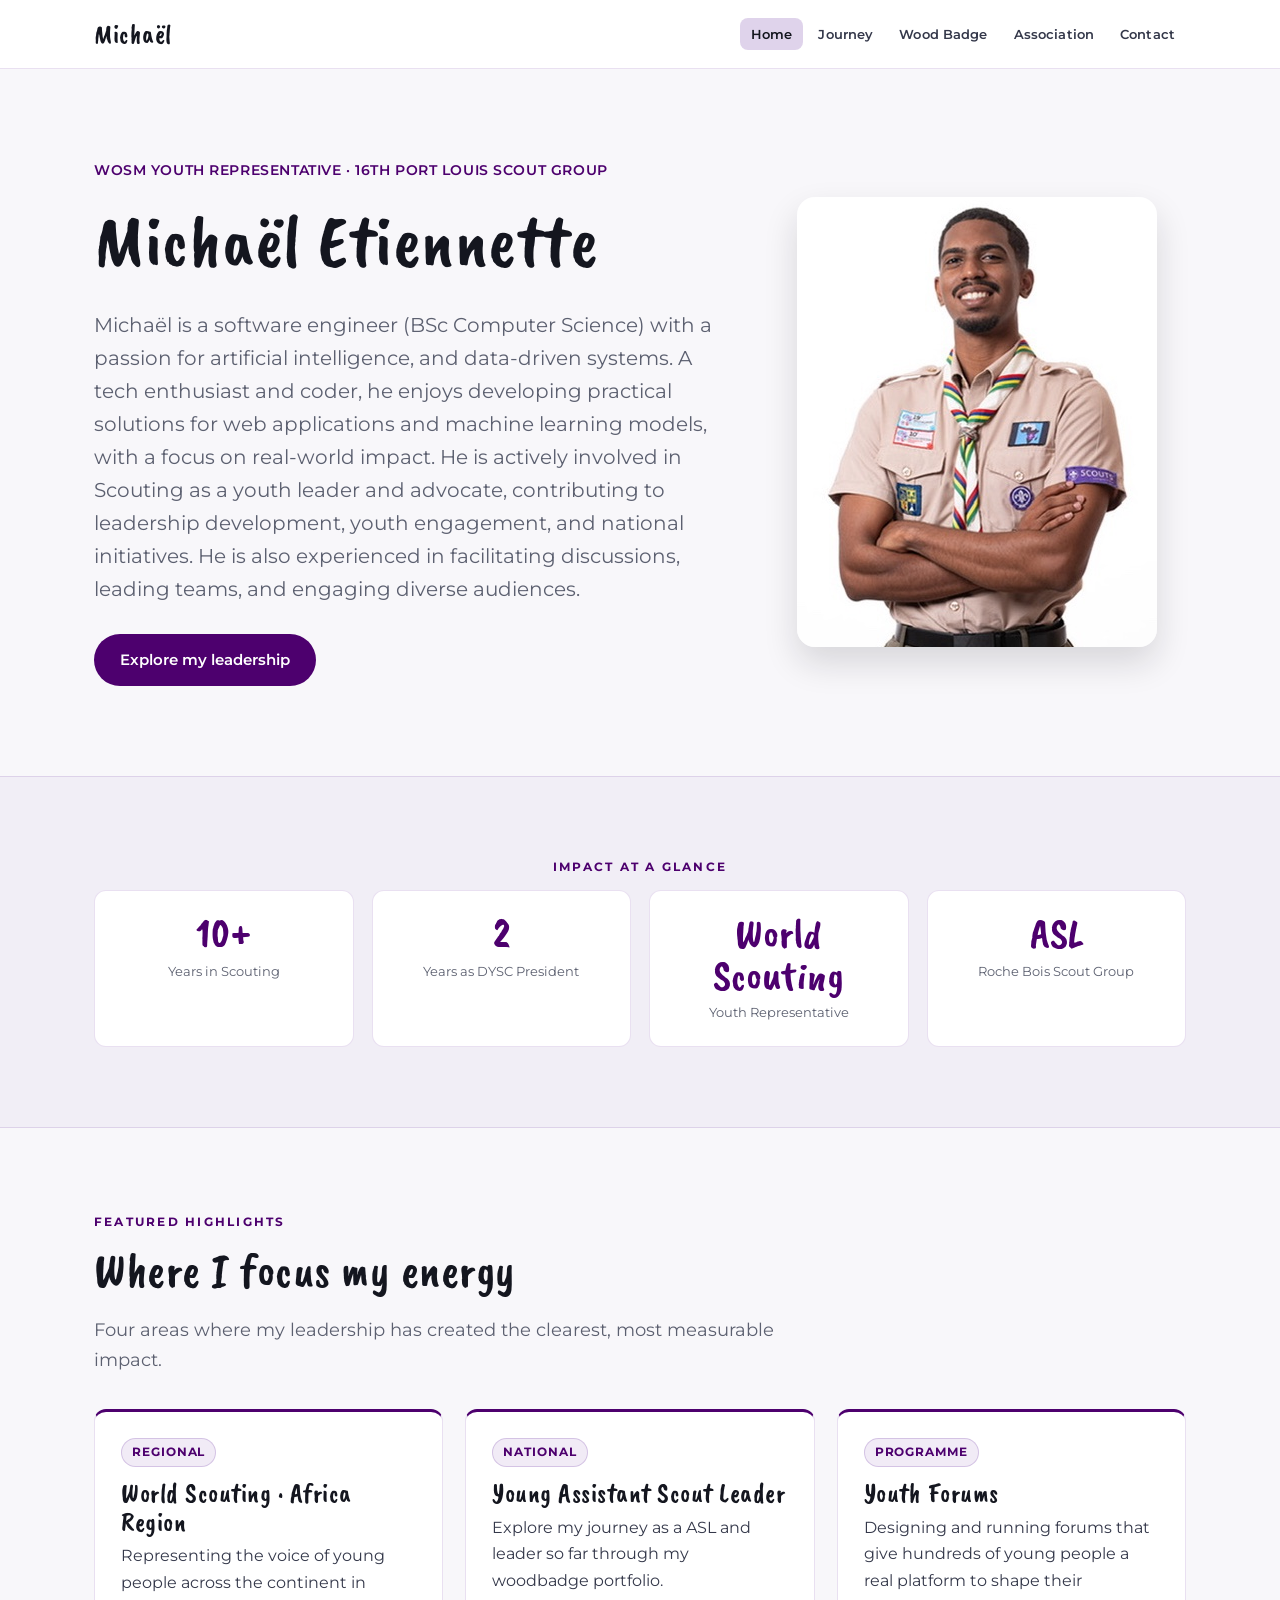
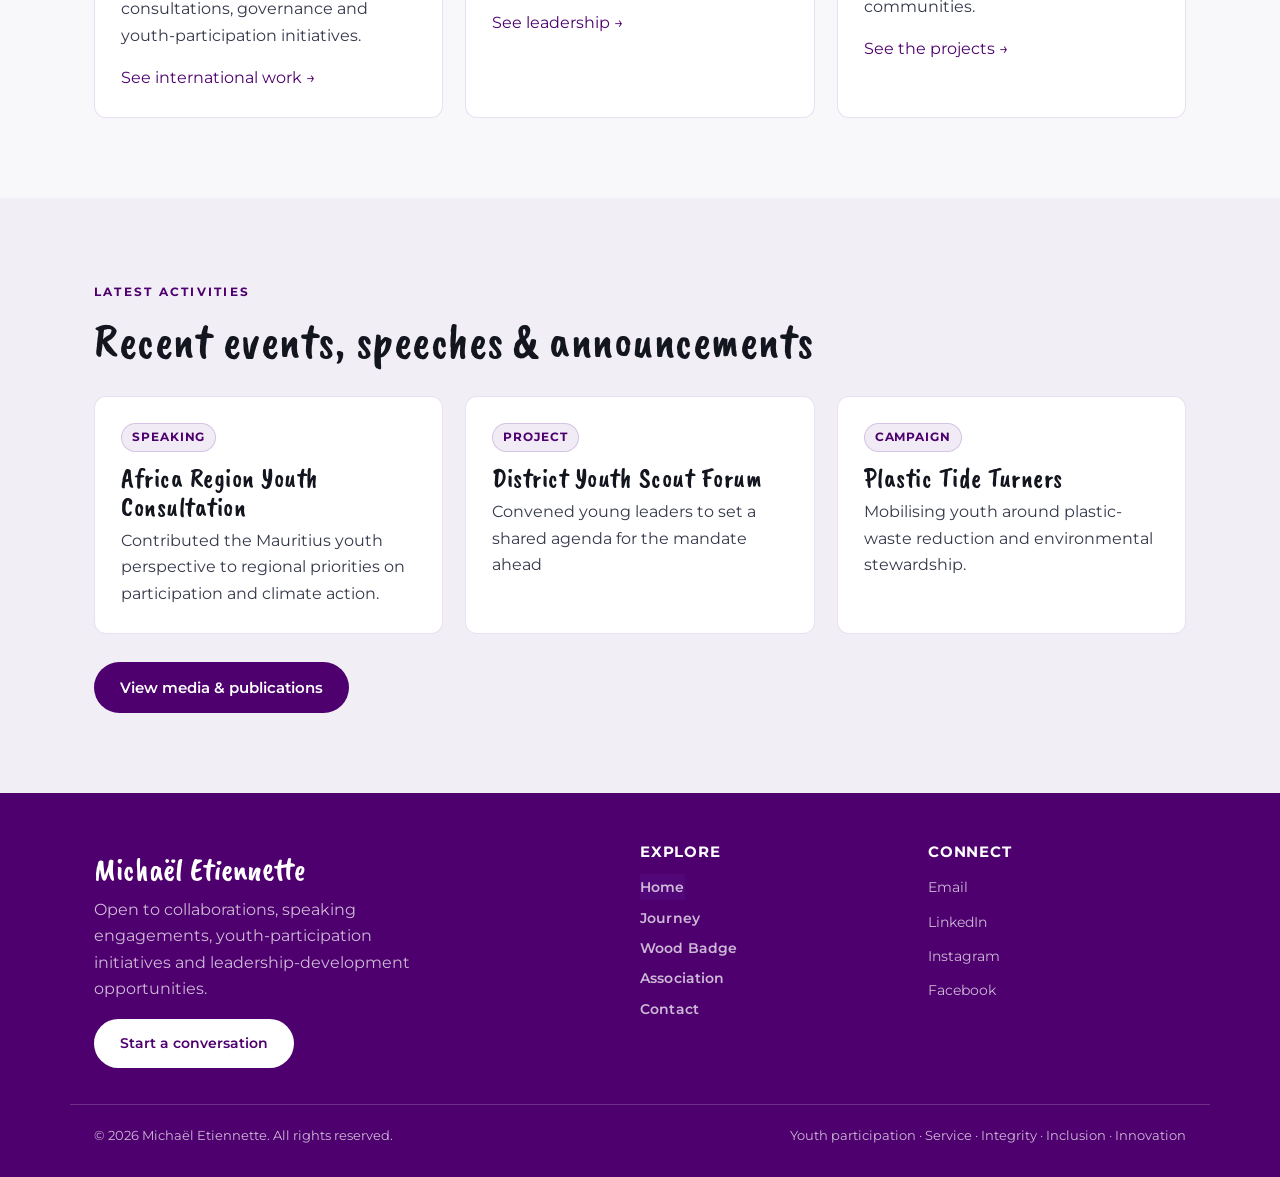
<file: index.html>
<!DOCTYPE html>
<html lang="en">
<head>
  <meta charset="UTF-8">
  <meta name="viewport" content="width=device-width, initial-scale=1.0">
  <title>Michaël Etiennette — Youth Leadership &amp; Scouting Portfolio</title>
  <meta name="description" content="A young leader from Mauritius creating impact through youth participation, service and innovation — locally, nationally, regionally and globally.">
  <link rel="preconnect" href="https://fonts.googleapis.com">
  <link rel="preconnect" href="https://fonts.gstatic.com" crossorigin>
  <link href="https://fonts.googleapis.com/css2?family=Caveat+Brush&family=Montserrat:wght@400;500;600;700;800&display=swap" rel="stylesheet">
  <link rel="icon" href="/favicon.svg" type="image/svg+xml">
  <link rel="icon" href="/favicon.ico" sizes="any">
  <link rel="apple-touch-icon" href="/apple-touch-icon.png">
  <link rel="manifest" href="/site.webmanifest">
  <link rel="stylesheet" href="css/style.css">
</head>
<body>
  <a class="skip-link" href="#main-content">Skip to main content</a>
  <header class="site-header" id="site-header"></header>
  <main id="main-content">

 <section class="hero">
  <div class="wrap hero-grid">

    <div class="hero-text">
      <p class="role reveal">WOSM Youth Representative · 16th Port Louis Scout Group</p>
      <h1 class="reveal">Michaël Etiennette</h1>
      <p class="mission reveal">Michaël is a software engineer (BSc Computer Science) with a passion for artificial intelligence, and data-driven systems. A tech enthusiast and coder, he enjoys developing practical solutions for web applications and machine learning models, with a focus on real-world impact. He is actively involved in Scouting as a youth leader and advocate, contributing to leadership development, youth engagement, and national initiatives. He is also experienced in facilitating discussions, leading teams, and engaging diverse audiences.</p>
      <div class="btn-row reveal">
        <a class="btn btn-gold btn--gold" href="wood-badge.html">Explore my leadership</a>
        <!-- <a class="btn btn--ghost" href="contact.html" style="border-color:#fff;color:#fff;">Get in touch</a> -->
      </div>
    </div>

    <div class="hero-photo reveal" id="heroPhoto">
      <div class="hero-photo__inner">
        <img src="photos/about/michael.jpeg" alt="Michaël Etiennette" />
        <div class="hero-photo__shine"></div>
      </div>
    </div>

  </div>
</section>

  <!-- ===== Impact Dashboard ===== -->
  <section class="section section--ink">
    <div class="wrap">
      <p class="eyebrow center" style="display:block;">Impact at a glance</p>
      <div class="stat-grid reveal">
        <div class="stat"><div class="num">10+</div><div class="label">Years in Scouting</div></div>
        <div class="stat"><div class="num">2</div><div class="label">Years as DYSC President</div></div>
        <div class="stat"><div class="num">World Scouting</div><div class="label">Youth Representative</div></div>
        <div class="stat"><div class="num">ASL</div><div class="label">Roche Bois Scout Group</div></div>
        
      </div>
    </div>
  </section>

  <!-- ===== Featured Highlights ===== -->
  <section class="section">
    <div class="wrap">
      <p class="eyebrow">Featured highlights</p>
      <h2>Where I focus my energy</h2>
      <p class="lead">Four areas where my leadership has created the clearest, most measurable impact.</p>
      <div class="grid grid-2 reveal" style="margin-top:34px;">
        <div class="card feature">
          <span class="tag">Regional</span>
          <h3>World Scouting · Africa Region</h3>
          <p>Representing the voice of young people across the continent in consultations,
             governance and youth-participation initiatives.</p>
          <a href="https://www.scout.org/Youth-Representatives">See international work →</a>
        </div>
        <div class="card feature">
          <span class="tag">National</span>
          <h3>Young Assistant Scout Leader</h3>
          <p>Explore my journey as a ASL and leader so far through my woodbadge portfolio.</p>
          <a href="wood-badge.html">See leadership →</a>
        </div>
        <div class="card feature">
          <span class="tag">Programme</span>
          <h3>Youth Forums</h3>
          <p>Designing and running forums that give hundreds of young people a real platform
             to shape their communities.</p>
          <a href="https://www.instagram.com/p/DYuTrHwCkI8/?utm_source=ig_web_copy_link&igsh=MzRlODBiNWFlZA==">See the projects →</a>
        </div>
        
      </div>
    </div>
  </section>

  <!-- ===== Latest Activities ===== -->
  <section class="section section--mist">
    <div class="wrap">
      <p class="eyebrow">Latest activities</p>
      <h2>Recent events, speeches &amp; announcements</h2>
      <div class="grid grid-3 reveal" style="margin-top:30px;">
        <article class="card">
          <span class="tag">Speaking</span>
          <h3>Africa Region Youth Consultation</h3>
          <p>Contributed the Mauritius youth perspective to regional priorities on participation
             and climate action.</p>
        </article>
        <article class="card">
          <span class="tag">Project</span>
          <h3>District Youth Scout Forum</h3>
          <p>Convened young leaders to set a shared agenda for the mandate ahead</p>
        </article>
        <article class="card">
          <span class="tag">Campaign</span>
          <h3>Plastic Tide Turners</h3>
          <p>Mobilising youth around plastic-waste reduction and environmental stewardship.</p>
        </article>
      </div>
      <div class="btn-row reveal" style="margin-top:28px;">
        <a class="btn" href="https://www.instagram.com/p/DMV_qJxtgDg/?utm_source=ig_web_copy_link&igsh=MzRlODBiNWFlZA==">View media &amp; publications</a>
      </div>
    </div>
  </section>

  <!-- ===== Footer (shared) ===== -->
  </main>
  <footer class="site-footer" id="site-footer"></footer>

  <script src="js/layout.js"></script>
  <script src="js/main.js"></script>
</body>
</html>
</file>
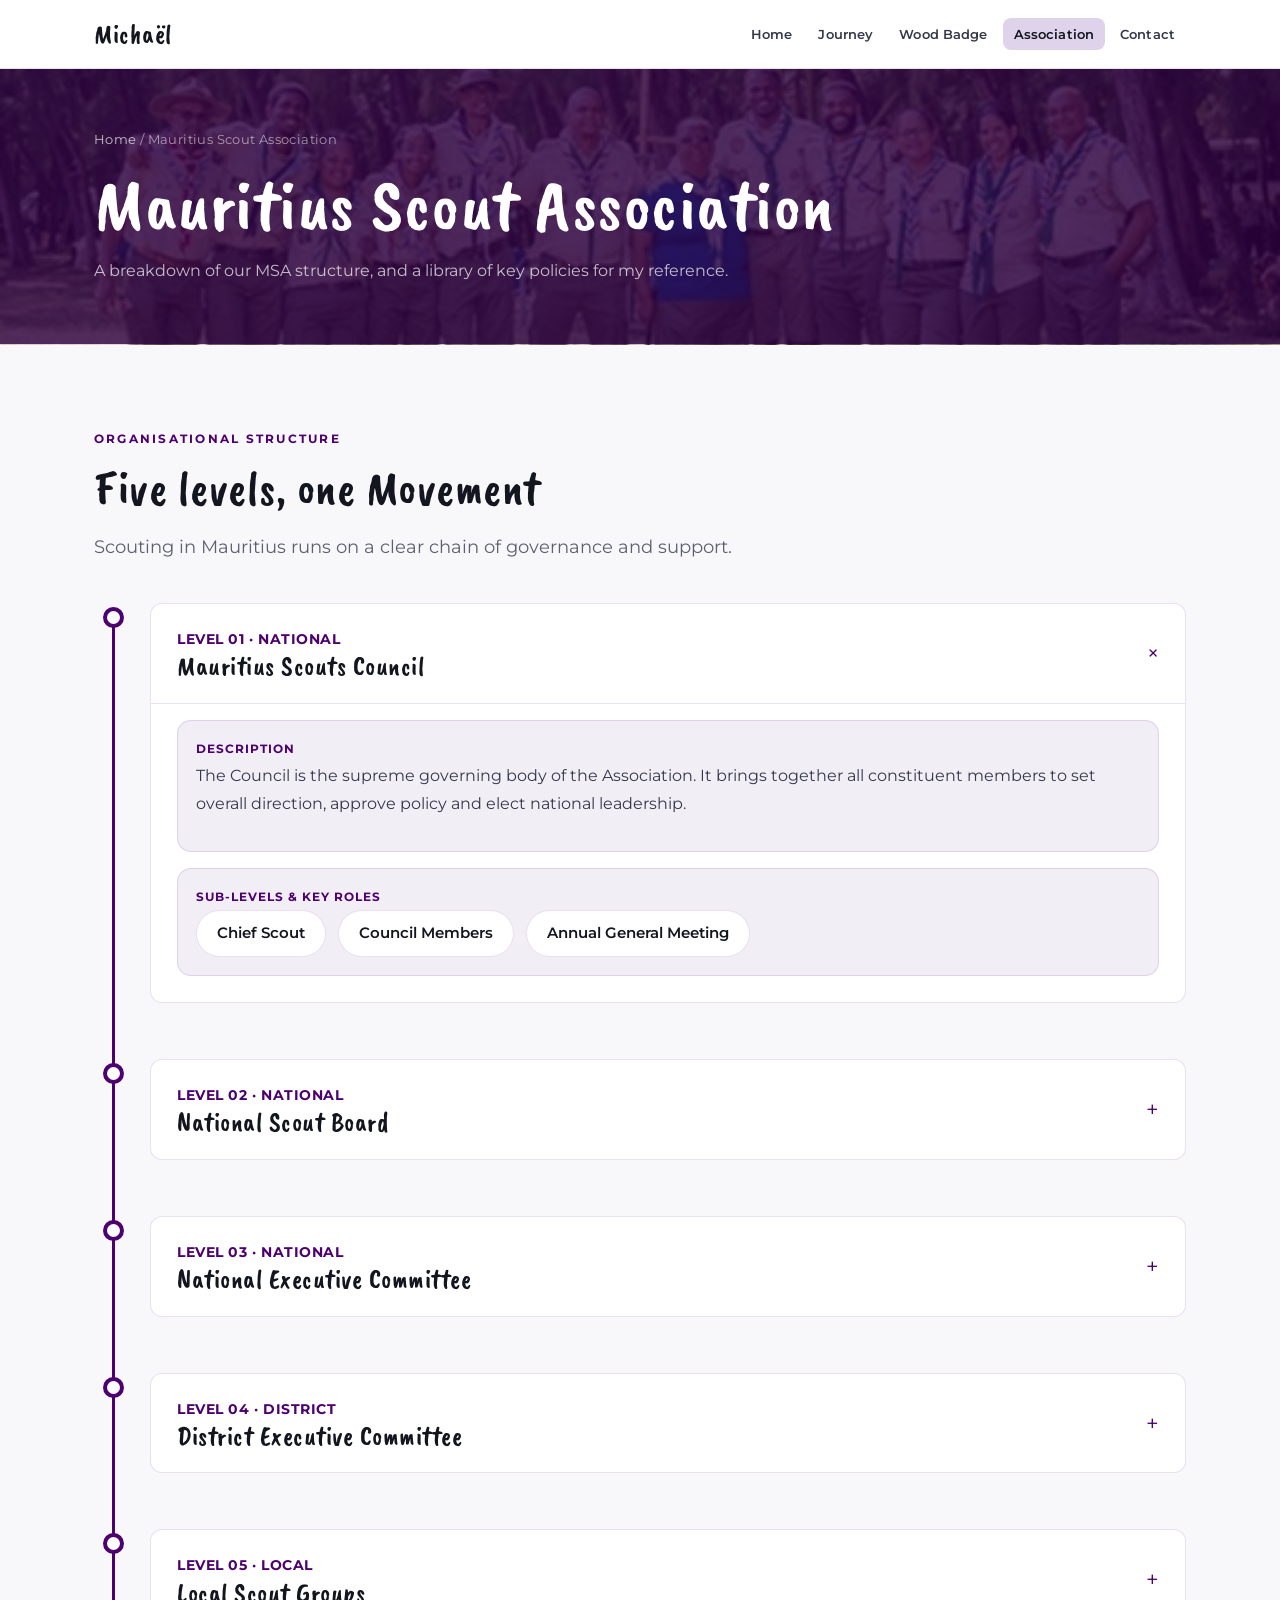
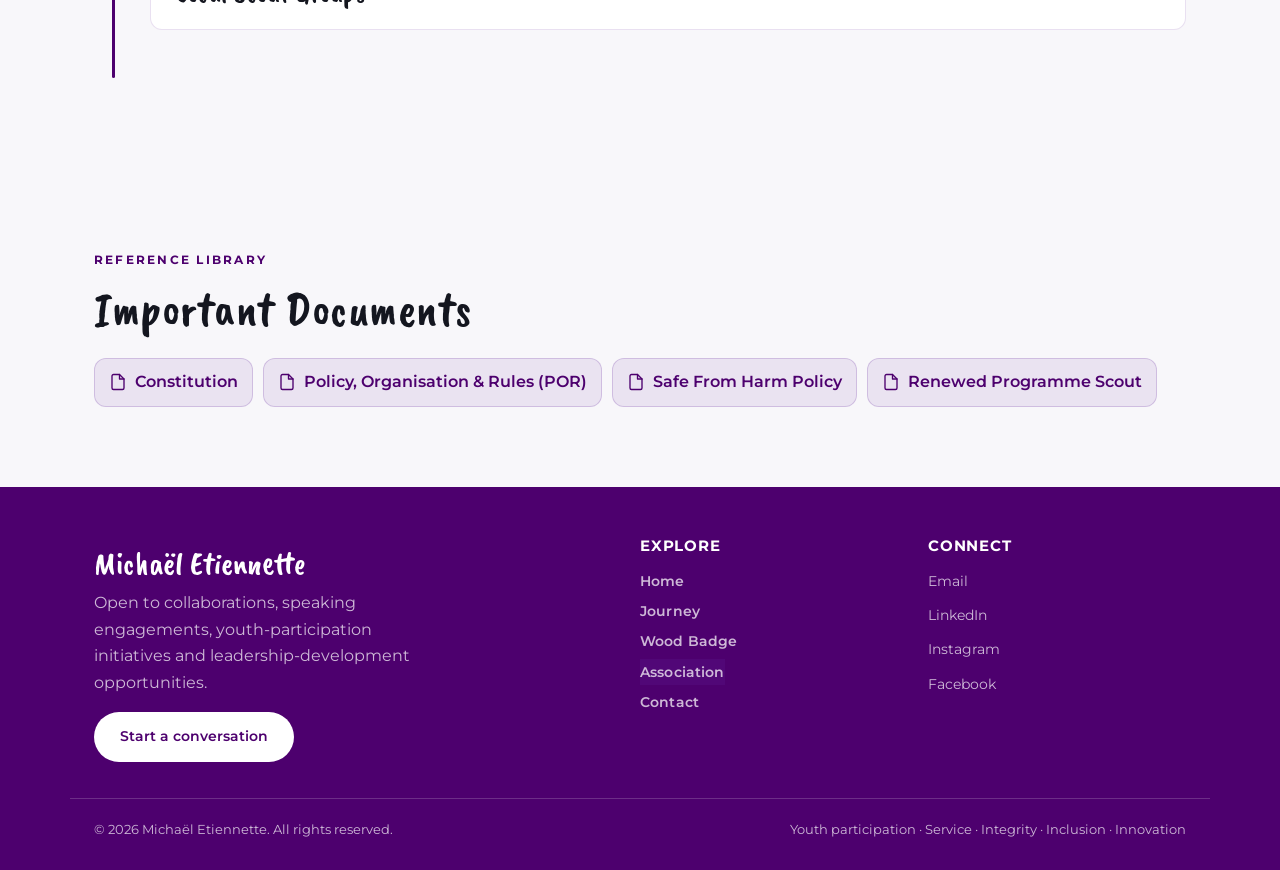
<file: mauritius-scout-association.html>
<!DOCTYPE html>
<html lang="en">
<head>
  <meta charset="UTF-8">
  <meta name="viewport" content="width=device-width, initial-scale=1.0">
  <title>Michaël Etiennette — Mauritius Scout Association</title>
  <meta name="description" content="The organisational structure of the Mauritius Scout Association — from the Mauritius Scouts Council down to Local Scout Groups — plus a space for key governing documents.">
  <link rel="preconnect" href="https://fonts.googleapis.com">
  <link rel="preconnect" href="https://fonts.gstatic.com" crossorigin>
  <link href="https://fonts.googleapis.com/css2?family=Caveat+Brush&family=Montserrat:wght@400;500;600;700;800&display=swap" rel="stylesheet">
  <link rel="icon" href="/favicon.svg" type="image/svg+xml">
  <link rel="icon" href="/favicon.ico" sizes="any">
  <link rel="apple-touch-icon" href="/apple-touch-icon.png">
  <link rel="manifest" href="/site.webmanifest">
  <link rel="stylesheet" href="css/style.css">
</head>
<body>
  <a class="skip-link" href="#main-content">Skip to main content</a>
  <header class="site-header" id="site-header"></header>
  <main id="main-content">

  <section class="banner" style="background-image: url('photos/evidence/DEC.jpeg');">
    <div class="wrap">
      <div class="breadcrumb"><a href="index.html">Home</a> / Mauritius Scout Association</div>
      <h1>Mauritius Scout Association</h1>
      <p>A breakdown of our MSA structure, and a library of key policies for my reference.</p>
    </div>
  </section>

<section class="section">
  <div class="wrap">

    <p class="eyebrow">Organisational Structure</p>
    <h2>Five levels, one Movement</h2>
    <p class="lead">
      Scouting in Mauritius runs on a clear chain of governance and support.
    </p>

    <!-- ===== Organigram: vertical hierarchy, national → local ===== -->
    <!-- To add or reorder a level: duplicate one .tl-item block and update the number, title,
         description and chips. Chips are placeholders for key roles / sub-bodies at that level —
         add, remove or rename them to match the real composition. -->
    <div class="timeline reveal" style="margin-top:40px;">

      <div class="tl-item">
        <details class="detail-block" open>
          <summary>
            <div>
              <span class="when">Level 01 · National</span>
              <h3>Mauritius Scouts Council</h3>
            </div>
            <span class="chev">+</span>
          </summary>
          <div class="detail-body">
            <div class="field">
              <div class="field-label">Description</div>
              <!-- Edit this description to match the Association's actual constitution wording -->
              <p>The Council is the supreme governing body of the Association. It brings together all constituent
                members to set overall direction, approve policy and elect national leadership.</p>
            </div>
            <div class="field">
              <div class="field-label">Sub-levels &amp; key roles</div>
              <div class="chips">
                <span class="chip">Chief Scout</span>
                <span class="chip">Council Members</span>
                <span class="chip">Annual General Meeting</span>
              </div>
            </div>
          </div>
        </details>
      </div>

      <div class="tl-item">
        <details class="detail-block">
          <summary>
            <div>
              <span class="when">Level 02 · National</span>
              <h3>National Scout Board</h3>
            </div>
            <span class="chev">+</span>
          </summary>
          <div class="detail-body">
            <div class="field">
              <div class="field-label">Description</div>
              <p>The Board provides strategic oversight between Council sessions, safeguarding the Association's
                mission, governance and long-term development.</p>
            </div>
            <div class="field">
              <div class="field-label">Sub-levels &amp; key roles</div>
              <div class="chips">
                <span class="chip">Board Chairperson</span>
                <span class="chip">Trustees</span>
                <span class="chip">Standing Committees</span>
              </div>
            </div>
          </div>
        </details>
      </div>

      <div class="tl-item">
        <details class="detail-block">
          <summary>
            <div>
              <span class="when">Level 03 · National</span>
              <h3>National Executive Committee</h3>
            </div>
            <span class="chev">+</span>
          </summary>
          <div class="detail-body">
            <div class="field">
              <div class="field-label">Description</div>
              <p>The Executive Committee turns strategy into action — coordinating national programmes,
                commissioners and support functions across the Association.</p>
            </div>
            <div class="field">
              <div class="field-label">Sub-levels &amp; key roles</div>
              <div class="chips">
                <span class="chip">Chief Commissioner</span>
                <span class="chip">National Commissioners</span>
                <span class="chip">Support Committees</span>
              </div>
            </div>
          </div>
        </details>
      </div>

      <div class="tl-item">
        <details class="detail-block">
          <summary>
            <div>
              <span class="when">Level 04 · District</span>
              <h3>District Executive Committee</h3>
            </div>
            <span class="chev">+</span>
          </summary>
          <div class="detail-body">
            <div class="field">
              <div class="field-label">Description</div>
              <p>Each District Executive Committee coordinates activities, training and events for the Groups within
                its district — the link between national structures and local Groups.</p>
            </div>
            <div class="field">
              <div class="field-label">Sub-levels &amp; key roles</div>
              <div class="chips">
                <span class="chip">District Commissioner</span>
                <span class="chip">District Committee Members</span>
                <span class="chip">District Events</span>
              </div>
            </div>
          </div>
        </details>
      </div>

      <div class="tl-item">
        <details class="detail-block">
          <summary>
            <div>
              <span class="when">Level 05 · Local</span>
              <h3>Local Scout Groups</h3>
            </div>
            <span class="chev">+</span>
          </summary>
          <div class="detail-body">
            <div class="field">
              <div class="field-label">Description</div>
              <p>Groups are where Scouting happens day-to-day — Cub Packs, Scout Troops, Venture Units and Rover
                Crews delivering the programme directly to young people.</p>
            </div>
            <div class="field">
              <div class="field-label">Sub-levels &amp; key roles</div>
              <div class="chips">
                <span class="chip">Group Scout Leader</span>
                <span class="chip">Section Leaders</span>
                <span class="chip">Group Committee</span>
              </div>
            </div>
          </div>
        </details>
      </div>

    </div>

  </div>
</section>

<section class="section">
  <div class="wrap">

    <p class="eyebrow">Reference Library</p>
    <h2>Important Documents</h2>
    
    <div class="doc-grid" style="margin-top:24px;">

      <a class="doc-card" href="https://www.scoutsmauritius.org/sites/default/files/media-downloadpolicies/msa_updated_constitution_22may2022.pdf" target="_blank" rel="noopener">
        <svg width="18" height="18" viewBox="0 0 24 24" fill="none" stroke="currentColor" stroke-width="1.8" stroke-linecap="round" stroke-linejoin="round" aria-hidden="true">
          <path d="M14 2H6a2 2 0 0 0-2 2v16a2 2 0 0 0 2 2h12a2 2 0 0 0 2-2V8Z"/>
          <path d="M14 2v6h6"/>
        </svg>
        Constitution
      </a>

      <a class="doc-card" href="https://www.scoutsmauritius.org/sites/default/files/media-downloadpolicies/msa-policy-organisation_and_rules_por_2007.pdf" target="_blank" rel="noopener">
        <svg width="18" height="18" viewBox="0 0 24 24" fill="none" stroke="currentColor" stroke-width="1.8" stroke-linecap="round" stroke-linejoin="round" aria-hidden="true">
          <path d="M14 2H6a2 2 0 0 0-2 2v16a2 2 0 0 0 2 2h12a2 2 0 0 0 2-2V8Z"/>
          <path d="M14 2v6h6"/>
        </svg>
        Policy, Organisation &amp; Rules (POR)
      </a>

      <a class="doc-card" href="https://www.scoutsmauritius.org/sites/default/files/media-downloadpolicies/national_safe_from_harm_policy_v1_23.pdf" target="_blank" rel="noopener">
        <svg width="18" height="18" viewBox="0 0 24 24" fill="none" stroke="currentColor" stroke-width="1.8" stroke-linecap="round" stroke-linejoin="round" aria-hidden="true">
          <path d="M14 2H6a2 2 0 0 0-2 2v16a2 2 0 0 0 2 2h12a2 2 0 0 0 2-2V8Z"/>
          <path d="M14 2v6h6"/>
        </svg>
        Safe From Harm Policy
      </a>

      <a class="doc-card" href="https://www.scoutsmauritius.org/sites/default/files/media-downloadpolicies/renewed_programme_2015_-_scouts.pdf" target="_blank" rel="noopener">
        <svg width="18" height="18" viewBox="0 0 24 24" fill="none" stroke="currentColor" stroke-width="1.8" stroke-linecap="round" stroke-linejoin="round" aria-hidden="true">
          <path d="M14 2H6a2 2 0 0 0-2 2v16a2 2 0 0 0 2 2h12a2 2 0 0 0 2-2V8Z"/>
          <path d="M14 2v6h6"/>
        </svg>
        Renewed Programme Scout
      </a>

    </div>

  </div>
</section>

  </main>
  <footer class="site-footer" id="site-footer"></footer>

<script src="js/layout.js"></script>
<script src="js/main.js"></script>
</body>
</html>
</file>
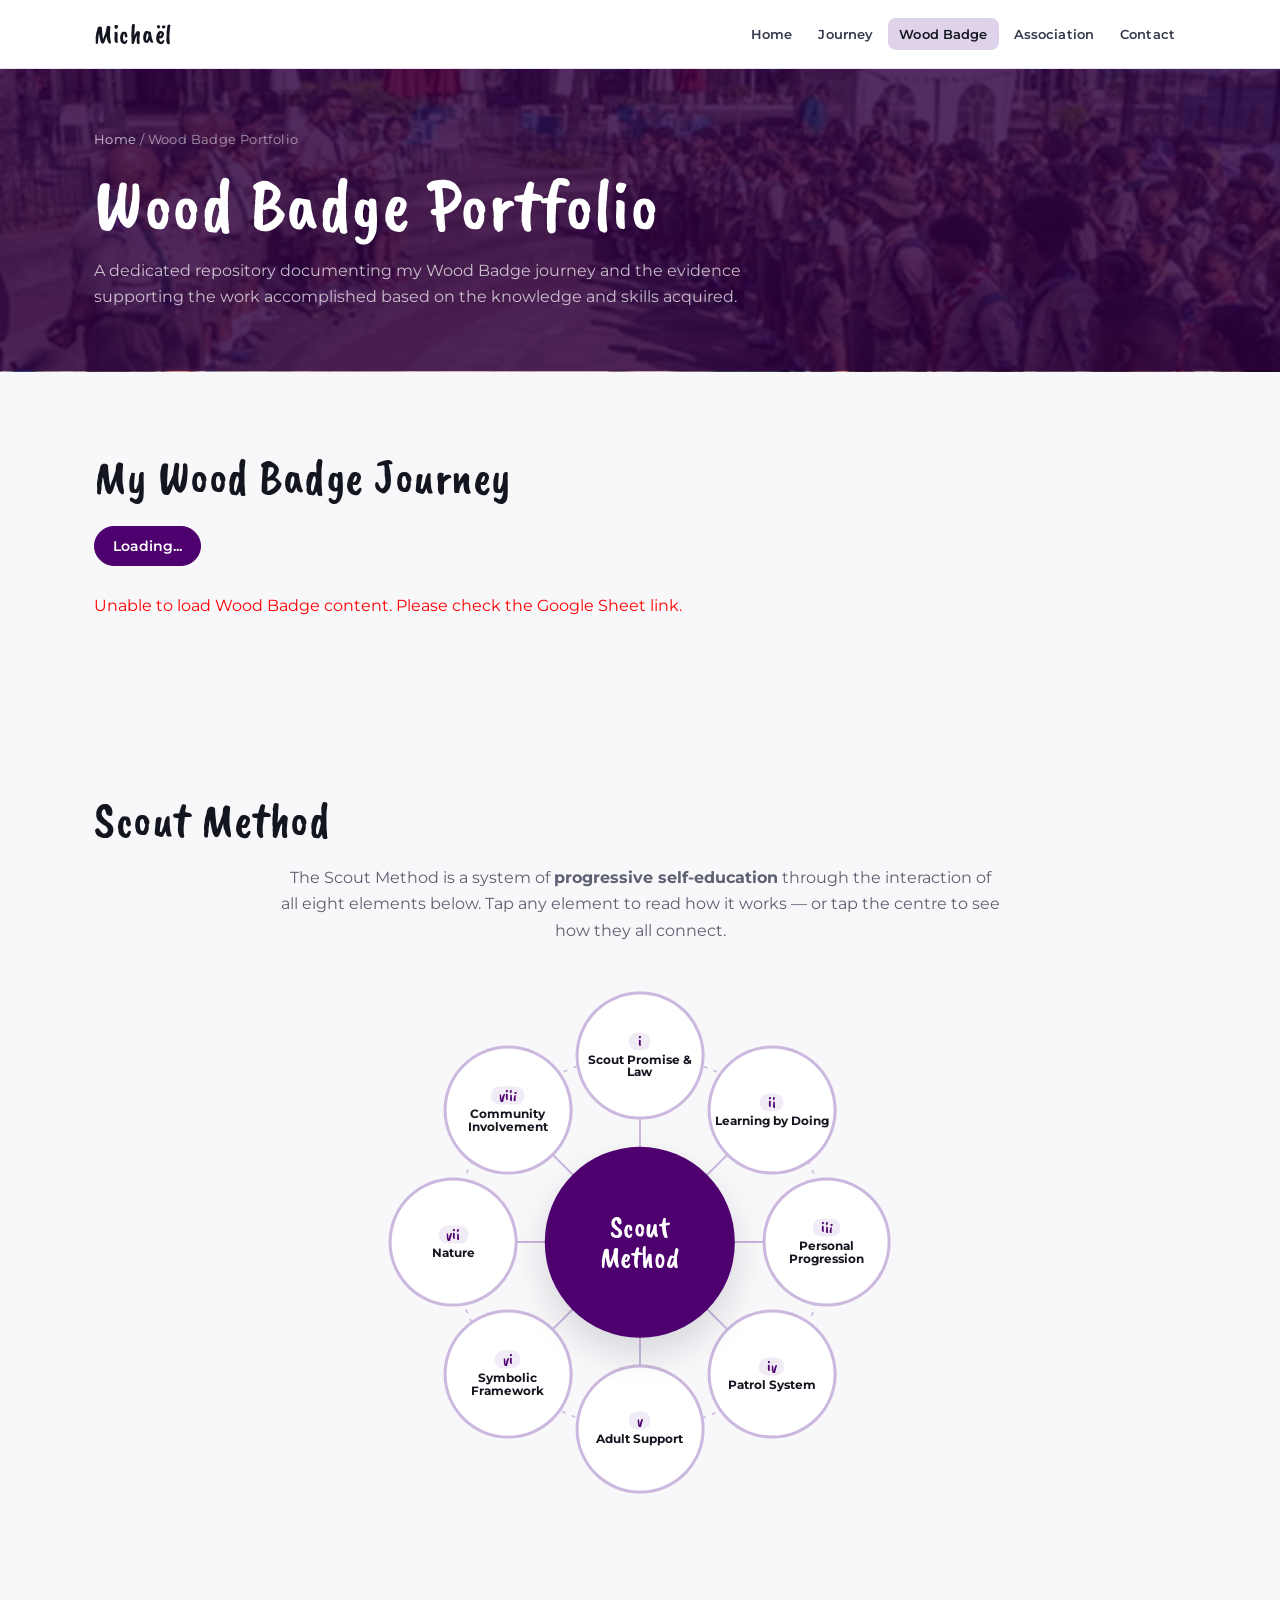
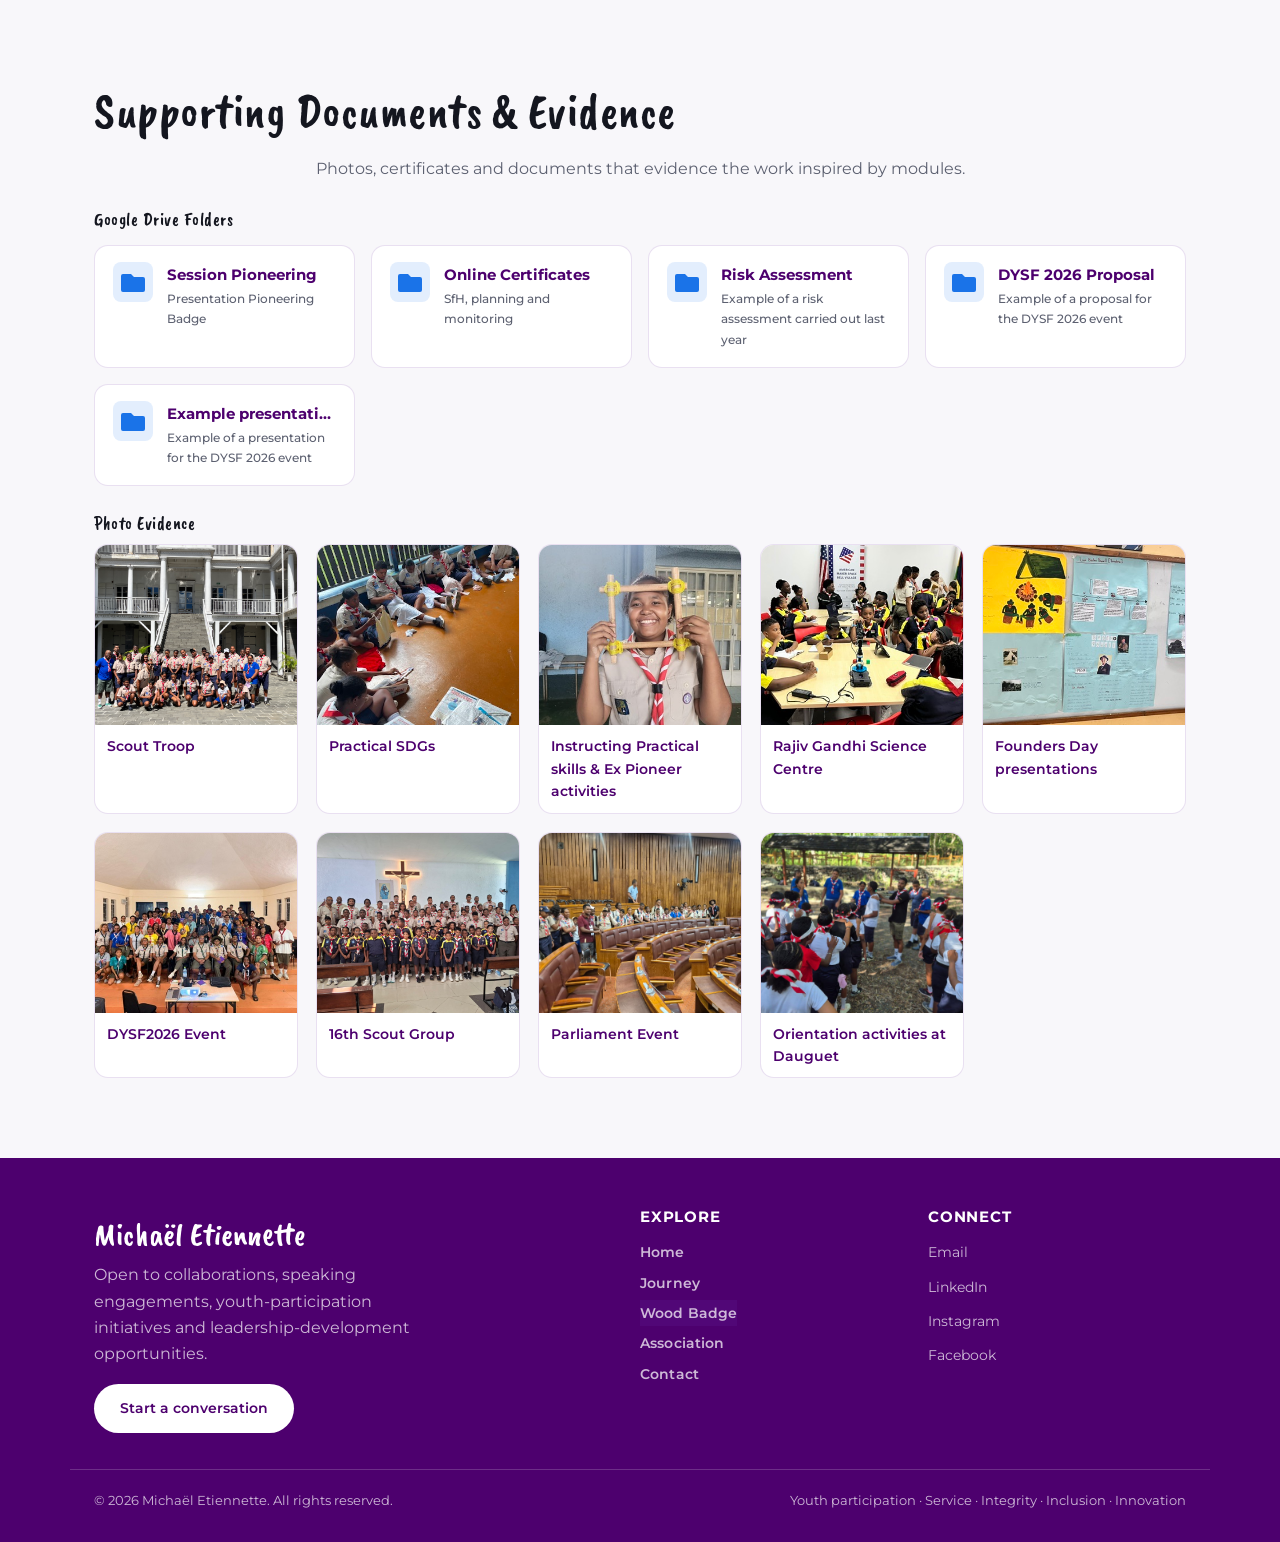
<file: wood-badge.html>
<!DOCTYPE html>
<html lang="en">
<head>
  <meta charset="UTF-8">
  <meta name="viewport" content="width=device-width, initial-scale=1.0">
  <title>Michaël Etiennette — Wood Badge Portfolio</title>
  <meta name="description" content="A dedicated evidence repository covering all Wood Badge clusters and modules, with requirement, explanation, example, evidence, reflection and lessons.">
  <link rel="preconnect" href="https://fonts.googleapis.com">
  <link rel="preconnect" href="https://fonts.gstatic.com" crossorigin>
  <link href="https://fonts.googleapis.com/css2?family=Caveat+Brush&family=Montserrat:wght@400;500;600;700;800&display=swap" rel="stylesheet">
  <link rel="icon" href="/favicon.svg" type="image/svg+xml">
  <link rel="icon" href="/favicon.ico" sizes="any">
  <link rel="apple-touch-icon" href="/apple-touch-icon.png">
  <link rel="manifest" href="/site.webmanifest">
  <link rel="stylesheet" href="css/style.css">
</head>
<body>
  <a class="skip-link" href="#main-content">Skip to main content</a>
  <header class="site-header" id="site-header"></header>
  <main id="main-content">

  <section class="banner" style="background-image: url('photos/evidence/TreasureHunt3.jpeg');">
    <div class="wrap">
      <div class="breadcrumb"><a href="index.html">Home</a> / Wood Badge Portfolio</div>
      <h1>Wood Badge Portfolio</h1>
      <p>A dedicated repository documenting my Wood Badge journey and the evidence supporting the work accomplished based on the knowledge and skills acquired.</p>
    </div>
  </section>

<section class="section">
  <div class="wrap" data-tabs>

    <h2>My Wood Badge Journey</h2>

    <!-- Tabs generated automatically -->
    <div
      class="tabs reveal"
      id="woodbadge-tabs"
      style="margin-top:24px;"
    >
      <button class="tab-btn active">Loading...</button>
    </div>

    <!-- Cluster content generated automatically -->
    <div id="woodbadge-content">
      <div class="tab-panel active">
        <h3 style="color:var(--accent);">Loading Wood Badge Portfolio...</h3>
      </div>
    </div>

  </div>
</section>

<!-- Scout Method remains outside the dynamic content -->
<section class="section">
  <div class="wrap">

    <h2>Scout Method</h2>

    <div class="scout-method" id="scoutMethod">
      <p class="sm-intro">
        The Scout Method is a system of
        <strong>progressive self-education</strong>
        through the interaction of all eight elements below.
        Tap any element to read how it works —
        or tap the centre to see how they all connect.
      </p>

      <div
        class="sm-diagram"
        aria-label="Scout Method elements diagram"
      >
        <svg
          class="sm-lines"
          viewBox="0 0 600 600"
          preserveAspectRatio="xMidYMid meet"
          aria-hidden="true"
        >
          <g class="sm-spokes"></g>
          <circle
            class="sm-ring"
            cx="300"
            cy="300"
            r="200"
          />
        </svg>

        <button
          class="sm-hub"
          type="button"
          aria-pressed="false"
        >
          <span class="sm-hub-title">
            Scout<br>Method
          </span>
        </button>

        <div class="sm-nodes"></div>
      </div>

      <div
        class="sm-detail"
        id="smDetail"
        hidden
      >
        <div class="sm-detail-card">
          <span class="sm-num" id="smNum">i</span>
          <h3 id="smTitle">—</h3>
          <p id="smText">—</p>

          <button
            class="sm-close"
            id="smClose"
            type="button"
            aria-label="Close"
          >
            Close ✕
          </button>
        </div>
      </div>

    </div>

  </div>
</section>
<section class="section">
  <div class="wrap">
    <h2>Supporting Documents &amp; Evidence</h2>
    <p class="sm-intro">Photos, certificates and documents that evidence the work inspired by modules.</p>

    <!-- ===== Google Drive evidence folders ===== -->
    <!-- To add a folder: copy one <a class="drive-card"> block, update href, title and label -->
    <h3 style="margin:28px 0 4px; font-size:1.1rem;">Google Drive Folders</h3>
    <div class="drive-grid">

      <!-- <a class="drive-card" href="sean.html" target="_blank" rel="noopener">
        <svg class="drive-card__icon" viewBox="0 0 40 40" fill="none" xmlns="http://www.w3.org/2000/svg" aria-hidden="true">
          <rect width="40" height="40" rx="8" fill="#1A73E8" opacity=".12"/>
          <path d="M8 14a2 2 0 0 1 2-2h8l3 3h9a2 2 0 0 1 2 2v11a2 2 0 0 1-2 2H10a2 2 0 0 1-2-2V14z" fill="#1A73E8"/>
        </svg>
        <div class="drive-card__body">
          <div class="drive-card__title">Programme sheet</div>
          <div class="drive-card__label">DYSF 2026</div>
        </div>
      </a> -->

      <!-- <a class="drive-card" href="https://docs.google.com/spreadsheets/d/1dTeMJ2AEpwKdhgAvd_xQAO9O2Qz0lsb026nttUSc3ig/edit?gid=0#gid=0" target="_blank" rel="noopener">
        <svg class="drive-card__icon" viewBox="0 0 40 40" fill="none" xmlns="http://www.w3.org/2000/svg" aria-hidden="true">
          <rect width="40" height="40" rx="8" fill="#1A73E8" opacity=".12"/>
          <path d="M8 14a2 2 0 0 1 2-2h8l3 3h9a2 2 0 0 1 2 2v11a2 2 0 0 1-2 2H10a2 2 0 0 1-2-2V14z" fill="#1A73E8"/>
        </svg>
        <div class="drive-card__body">
          <div class="drive-card__title">Example Programme folder</div>
          <div class="drive-card__label">Odyssee des Aventuriers</div>
        </div>
      </a> -->
        <!-- <a class="drive-card" href="https://docs.google.com/forms/d/e/1FAIpQLScKfVymFd7IhSY7y2clN5iwKY1UIJqwVdvmdpXAKmqMkkpESQ/viewform?usp=sharing&ouid=103252263905471643848" target="_blank" rel="noopener">
          <svg class="drive-card__icon" viewBox="0 0 40 40" fill="none" xmlns="http://www.w3.org/2000/svg" aria-hidden="true">
            <rect width="40" height="40" rx="8" fill="#1A73E8" opacity=".12"/>
            <path d="M8 14a2 2 0 0 1 2-2h8l3 3h9a2 2 0 0 1 2 2v11a2 2 0 0 1-2 2H10a2 2 0 0 1-2-2V14z" fill="#1A73E8"/>
          </svg>
          <div class="drive-card__body">
            <div class="drive-card__title">Online form</div>
            <div class="drive-card__label">DYSF 2026</div>
          </div>
        </a> -->

       <a class="drive-card" href="https://docs.google.com/document/d/14tMEZMFsZCxAOWo2XXVhMAGsWwpcl9rKN3ZIC5p7E84/edit?tab=t.0#heading=h.yszzf4chjd8o" target="_blank" rel="noopener">
        <svg class="drive-card__icon" viewBox="0 0 40 40" fill="none" xmlns="http://www.w3.org/2000/svg" aria-hidden="true">
          <rect width="40" height="40" rx="8" fill="#1A73E8" opacity=".12"/>
          <path d="M8 14a2 2 0 0 1 2-2h8l3 3h9a2 2 0 0 1 2 2v11a2 2 0 0 1-2 2H10a2 2 0 0 1-2-2V14z" fill="#1A73E8"/>
        </svg>
        <div class="drive-card__body">
          <div class="drive-card__title">Session Pioneering</div>
          <div class="drive-card__label">Presentation Pioneering Badge</div>
        </div>
      </a>
       <a class="drive-card" href="https://drive.google.com/drive/folders/1H1SausizP4DU6SvoNpzRj0XBlNvVFj_J" target="_blank" rel="noopener">
        <svg class="drive-card__icon" viewBox="0 0 40 40" fill="none" xmlns="http://www.w3.org/2000/svg" aria-hidden="true">
          <rect width="40" height="40" rx="8" fill="#1A73E8" opacity=".12"/>
          <path d="M8 14a2 2 0 0 1 2-2h8l3 3h9a2 2 0 0 1 2 2v11a2 2 0 0 1-2 2H10a2 2 0 0 1-2-2V14z" fill="#1A73E8"/>
        </svg>
        <div class="drive-card__body">
          <div class="drive-card__title">Online Certificates</div>
          <div class="drive-card__label">SfH, planning and monitoring</div>
        </div>
      </a>
      <a class="drive-card" href="https://docs.google.com/spreadsheets/d/1SxzxkxE1NU7yG0rtR8DZ0mCpEWkro6tvVZTMOWrAamo/edit?usp=sharing" target="_blank" rel="noopener">
        <svg class="drive-card__icon" viewBox="0 0 40 40" fill="none" xmlns="http://www.w3.org/2000/svg" aria-hidden="true">
          <rect width="40" height="40" rx="8" fill="#1A73E8" opacity=".12"/>
          <path d="M8 14a2 2 0 0 1 2-2h8l3 3h9a2 2 0 0 1 2 2v11a2 2 0 0 1-2 2H10a2 2 0 0 1-2-2V14z" fill="#1A73E8"/>
        </svg>
        <div class="drive-card__body">
          <div class="drive-card__title">Risk Assessment</div>
          <div class="drive-card__label">Example of a risk assessment carried out last year</div>
        </div>
      </a>
      <a class="drive-card" href="photos/evidence/Proposal DYSF 2026 (2).pdf" target="_blank" rel="noopener">
        <svg class="drive-card__icon" viewBox="0 0 40 40" fill="none" xmlns="http://www.w3.org/2000/svg" aria-hidden="true">
          <rect width="40" height="40" rx="8" fill="#1A73E8" opacity=".12"/>
          <path d="M8 14a2 2 0 0 1 2-2h8l3 3h9a2 2 0 0 1 2 2v11a2 2 0 0 1-2 2H10a2 2 0 0 1-2-2V14z" fill="#1A73E8"/>
        </svg>
        <div class="drive-card__body">
          <div class="drive-card__title">DYSF 2026 Proposal</div>
          <div class="drive-card__label">Example of a proposal for the DYSF 2026 event</div>
        </div>
      </a>
      <a class="drive-card" href="https://1drv.ms/p/c/882c8cd88b6a65e1/IQCVAPl7EhsAR5zh-wrwpbVSAeiVhoek0nghC197j4zUU40?e=bwHikX" target="_blank" rel="noopener">
        <svg class="drive-card__icon" viewBox="0 0 40 40" fill="none" xmlns="http://www.w3.org/2000/svg" aria-hidden="true">
          <rect width="40" height="40" rx="8" fill="#1A73E8" opacity=".12"/>
          <path d="M8 14a2 2 0 0 1 2-2h8l3 3h9a2 2 0 0 1 2 2v11a2 2 0 0 1-2 2H10a2 2 0 0 1-2-2V14z" fill="#1A73E8"/>
        </svg>
        <div class="drive-card__body">
          <div class="drive-card__title">Example presentation</div>
          <div class="drive-card__label">Example of a presentation for the DYSF 2026 event</div>
        </div>
      </a>
    </div>

    <!-- ===== Photo evidence grid ===== -->
    <h3 style="margin:28px 0 4px; font-size:1.1rem;">Photo Evidence</h3>

    <div class="evidence-grid">

      <figure class="evidence-card">
        <a href="photos/evidence/Troop.jpeg" target="_blank" rel="noopener">
          <img src="photos/evidence/Troop.jpeg" alt="Scout troop structure" loading="lazy">
        </a>
        <figcaption>Scout Troop</figcaption>
      </figure>

      <figure class="evidence-card">
        <a href="photos/evidence/Practical SDGs.jpeg" target="_blank" rel="noopener">
          <img src="photos/evidence/Practical SDGs.jpeg" alt="Practical SDGs" loading="lazy">
        </a>
        <figcaption>Practical SDGs</figcaption>
      </figure>

      <figure class="evidence-card">
        <a href="photos/evidence/pioneer.jpeg" target="_blank" rel="noopener">
          <img src="photos/evidence/pioneer.jpeg" alt="First aid kit" loading="lazy">
        </a>
        <figcaption>Instructing Practical skills &amp; Ex Pioneer activities</figcaption>
      </figure>
      <figure class="evidence-card">
        <a href="photos/evidence/Rgsc.jpeg" target="_blank" rel="noopener">
          <img src="photos/evidence/Rgsc.jpeg" alt="Rgsc" loading="lazy">
        </a>
        <figcaption>Rajiv Gandhi Science Centre</figcaption>
      </figure>
            <figure class="evidence-card">
              <a href="photos/evidence/Founders.jpeg" target="_blank" rel="noopener">
                <img src="photos/evidence/Founders.jpeg" alt="Founders" loading="lazy">
              </a>
              <figcaption>Founders Day presentations</figcaption>
            </figure>

        
          <figure class="evidence-card">
            <a href="photos/evidence/DYSF2026.jpeg" target="_blank" rel="noopener">
              <img src="photos/evidence/DYSF2026.jpeg" alt="DYSF2026" loading="lazy">
            </a>
            <figcaption>DYSF2026 Event</figcaption>
          </figure>
      <!-- Duplicate a <figure> block for each new photo -->
          <figure class="evidence-card">
            <a href="photos/evidence/ScoutGroup.jpeg" target="_blank" rel="noopener">
              <img src="photos/evidence/ScoutGroup.jpeg" alt="Scout Group" loading="lazy">
            </a>
            <figcaption>16th Scout Group</figcaption>
          </figure>

          <figure class="evidence-card">
            <a href="photos/evidence/Parliament3.jpeg" target="_blank" rel="noopener">
              <img src="photos/evidence/Parliament3.jpeg" alt="Parliament3" loading="lazy">
            </a>
            <figcaption>Parliament Event</figcaption>
          </figure>

          <figure class="evidence-card">
            <a href="photos/evidence/Dauguet.jpeg" target="_blank" rel="noopener">
              <img src="photos/evidence/Dauguet.jpeg" alt="Dauguet" loading="lazy">
            </a>
            <figcaption>Orientation activities at Dauguet</figcaption>
          </figure>

    </div>
  </div>
</section>

  </main>
  <footer class="site-footer" id="site-footer"></footer>

<script src="js/layout.js"></script>
<script src="js/main.js"></script>
<script src="js/Scout method.js"></script>
<script src="js/woodbadge-data.js"></script>
<script src="js/woodbadge.js"></script>
</body>
</html>
</file>
<file: css/style.css>
/* ==========================================================================
   Michaël Etiennette — Portfolio
   Design: Light editorial, single committed plum accent
   Typography: Caveat Brush (headings) · Montserrat (body) — unchanged
   ========================================================================== */

/* ---- Design tokens ---- */
:root {
  /* Surfaces — faint plum-tinted neutrals */
  --bg-page:        #f8f7fa;
  --surface:         #ffffff;
  --surface-tint:    #f1eef6;
  --surface-tint-2:  #e8e2f0;

  /* Text */
  --ink:             #14161f;
  --body-text:       #34384a;
  --muted:           #5c6070;

  /* Single committed accent — deep plum, with a lighter tone for tints/borders */
  --accent:          #4D006E;
  --accent-hover:    #37004f;
  --accent-light:    #622599;
  --accent-soft:     rgba(98,37,153,0.09);
  --accent-soft-2:   rgba(98,37,153,0.20);

  /* On dark/accent surfaces */
  --on-accent:       #ffffff;
  --on-accent-muted: rgba(255,255,255,0.72);

  /* Lines — subtle plum tint, per --accent-light */
  --line:            rgba(98,37,153,0.14);
  --line-strong:     rgba(98,37,153,0.32);

  --maxw:          1140px;
  --radius:        12px;
  --shadow-sm:     0 1px 3px rgba(20,23,31,0.07);
  --shadow-md:     0 16px 34px rgba(20,23,31,0.14);

  --font-head:     'Caveat Brush', cursive;
  --font-body:     'Montserrat', system-ui, sans-serif;
}

/* ---- Reset ---- */
*, *::before, *::after { box-sizing: border-box; }
html { scroll-behavior: smooth; }

/* ---- Skip link (screen readers / keyboard) ---- */
.skip-link {
  position: absolute; top: -999px; left: 8px;
  padding: 10px 18px; border-radius: 0 0 8px 8px;
  background: var(--accent); color: var(--on-accent);
  font-weight: 700; font-size: .9rem; z-index: 9999;
  text-decoration: none;
}
.skip-link:focus { top: 0; }

/* ---- Global focus-visible ring ---- */
:focus-visible {
  outline: 3px solid var(--accent);
  outline-offset: 3px;
  border-radius: 4px;
}
/* Override for elements that have their own outline logic */
.field-input:focus-visible { outline: none; }
button:focus-visible,
a:focus-visible { border-radius: 6px; }

body {
  margin: 0;
  font-family: var(--font-body);
  color: var(--body-text);
  background: var(--bg-page);
  line-height: 1.65;
  font-size: 16px;
  -webkit-font-smoothing: antialiased;
}

img { max-width: 100%; display: block; }
a { color: var(--accent); text-decoration: none; }
a:hover { text-decoration: underline; }

/* ---- Layout helpers ---- */
.wrap { width: 100%; max-width: var(--maxw); margin: 0 auto; padding: 0 24px; }
.section { padding: 80px 0; }
.section--mist { background: var(--surface-tint); }
.section--ink {
  background: var(--surface-tint);
  border-top: 1px solid var(--line);
  border-bottom: 1px solid var(--line);
}
.center { text-align: center; }
.lead { font-size: 1.15rem; color: var(--muted); max-width: 720px; }
.center .lead { margin-left: auto; margin-right: auto; }

/* ---- Typography ---- */
h1, h2, h3, h4 { font-family: var(--font-head); font-weight: 400; line-height: 1.05; margin: 0 0 .4em; letter-spacing: .5px; color: var(--ink); }
h1 { font-size: clamp(2.8rem, 6vw, 4.6rem); }
h2 { font-size: clamp(2.1rem, 4vw, 3rem); }
h3 { font-size: clamp(1.3rem, 3vw, 1.7rem); }
h4 { font-size: 1.3rem; }
p  { margin: 0 0 1rem; color: var(--body-text); }

.eyebrow {
  font-family: var(--font-body);
  font-weight: 700;
  font-size: .78rem;
  letter-spacing: .18em;
  text-transform: uppercase;
  color: var(--accent);
  margin: 0 0 .8rem;
  display: inline-block;
}

/* ---- Buttons ---- */
.btn {
  display: inline-block;
  font-family: var(--font-body);
  font-weight: 600;
  font-size: .95rem;
  padding: 13px 26px;
  border-radius: 9999px;
  border: none;
  background: var(--accent);
  color: var(--on-accent);
  cursor: pointer;
  transition: transform .15s ease, box-shadow .15s ease, background .15s ease;
}
.btn:hover {
  background: var(--accent-hover);
  text-decoration: none;
  transform: translateY(-2px);
  box-shadow: var(--shadow-md);
  color: var(--on-accent);
}
.btn--ghost {
  background: transparent;
  border: 1px solid var(--line-strong);
  color: var(--ink);
}
.btn--ghost:hover {
  background: var(--accent-soft);
  color: var(--ink);
  border-color: var(--accent);
}
.btn-row { display: flex; gap: 14px; flex-wrap: wrap; }
.center .btn-row { justify-content: center; }

/* ==========================================================================
   Header / Navigation
   ========================================================================== */
.site-header {
  position: sticky; top: 0; z-index: 100;
  background: var(--surface);
  border-bottom: 1px solid var(--line);
}
.nav { display: flex; align-items: center; justify-content: space-between; height: 68px; }
.brand {
  font-family: var(--font-head);
  font-size: 1.7rem;
  color: var(--ink);
  letter-spacing: .5px;
}
.brand:hover { text-decoration: none; }
.brand span { color: var(--accent); }

.nav-links { display: flex; gap: 4px; align-items: center; list-style: none; margin: 0; padding: 0; flex-wrap: wrap; }
.nav-links a {
  font-size: .82rem; font-weight: 600; color: var(--body-text);
  padding: 8px 11px; border-radius: 8px; letter-spacing: .01em;
}
.nav-links a:hover { background: var(--accent-soft); color: var(--ink); text-decoration: none; }
.nav-links a.active { color: var(--ink); background: var(--accent-soft-2); }

.nav-toggle {
  display: none; background: none; border: 0; cursor: pointer;
  font-size: 1.6rem; color: var(--ink); line-height: 1;
}

@media (max-width: 940px) {
  .nav-toggle { display: block; }
  .nav-links {
    position: absolute; top: 68px; left: 0; right: 0;
    background: var(--surface);
    flex-direction: column; gap: 0;
    border-bottom: 1px solid var(--line);
    box-shadow: var(--shadow-md);
    max-height: 0; overflow: hidden; transition: max-height .3s ease;
  }
  .nav-links.open { max-height: 80vh; overflow-y: auto; padding: 8px 0; }
  .nav-links li { width: 100%; }
  .nav-links a { display: block; padding: 14px 24px; border-radius: 0; min-height: 48px; }
}

/* ==========================================================================
   Hero
   ========================================================================== */
.hero {
  position: relative;
  background: transparent;
  color: var(--ink);
  overflow: hidden;
}
.hero .wrap { padding-top: 90px; padding-bottom: 90px; }
.hero h1 { color: var(--ink); }
.hero .role {
  font-weight: 600; letter-spacing: .04em;
  color: var(--accent);
  text-transform: uppercase; font-size: .9rem; margin-bottom: 1.2rem;
}
.hero .mission { font-size: 1.25rem; max-width: 640px; color: var(--muted); margin-bottom: 1.8rem; }

/* ==========================================================================
   Page banner (interior pages)
   ========================================================================== */
.banner {
  position: relative;
  background-color: var(--accent);
  background-size: cover;
  background-position: center;
  background-repeat: no-repeat;
  border-bottom: 1px solid var(--line);
  color: var(--on-accent); padding: 60px 0; min-height: 220px;
  overflow: hidden;
}
.banner::before {
  content: "";
  position: absolute; inset: 0;
  background: rgba(45,0,64,0.82);
  pointer-events: none;
}
.banner .wrap { position: relative; z-index: 1; }
.banner h1 { color: var(--on-accent); margin-bottom: .2em; }
.banner p { color: var(--on-accent-muted); max-width: 700px; margin: 0; }
.breadcrumb { font-size: .8rem; color: rgba(255,255,255,0.55); margin-bottom: 1rem; letter-spacing: .03em; }
.breadcrumb a { color: var(--on-accent-muted); }

.photo-placeholder {
  margin-top: 28px;
  min-height: 180px;
  display: flex;
  flex-direction: column;
  align-items: center;
  justify-content: center;
  gap: 8px;
  border: 2px dashed var(--line-strong);
  border-radius: var(--radius);
  background: var(--surface-tint);
  color: var(--muted);
  font-size: .85rem;
}
.photo-placeholder .icon { font-size: 2rem; }

/* ==========================================================================
   Impact dashboard / stat cards
   ========================================================================== */
.stat-grid { display: grid; grid-template-columns: repeat(auto-fit, minmax(170px, 1fr)); gap: 18px; }
.stat {
  background: var(--surface);
  border: 1px solid var(--line);
  border-radius: var(--radius); padding: 22px 20px; text-align: center;
}
.stat .num {
  font-family: var(--font-head);
  font-size: 2.6rem; line-height: 1;
  color: var(--accent);
}
.stat .label { font-size: .82rem; color: var(--muted); margin-top: 6px; }

.stat--light {
  background: var(--surface);
  border: 1px solid var(--line);
}
.stat--light .num { color: var(--accent); }
.stat--light .label { color: var(--muted); }

/* ==========================================================================
   Cards / grids
   ========================================================================== */
.grid { display: grid; gap: 22px; }
.grid-2 { grid-template-columns: repeat(auto-fit, minmax(300px, 1fr)); }
.grid-3 { grid-template-columns: repeat(auto-fit, minmax(260px, 1fr)); }

.card {
  background: var(--surface);
  border: 1px solid var(--line);
  border-radius: var(--radius); padding: 26px;
  transition: transform .18s ease, box-shadow .18s ease, border-color .18s ease;
  color: var(--body-text);
}
.card:hover {
  transform: translateY(-4px);
  box-shadow: var(--shadow-md);
  border-color: var(--line-strong);
}
.card h3 { color: var(--ink); margin-bottom: .25em; }
.card p { color: var(--body-text); }
.card a { color: var(--accent); }
.card .tag {
  display: inline-block; font-size: .72rem; font-weight: 700; letter-spacing: .08em;
  text-transform: uppercase; color: var(--accent);
  background: var(--accent-soft);
  border: 1px solid var(--accent-soft-2);
  padding: 4px 10px; border-radius: 9999px; margin-bottom: 12px;
}
.card p:last-child { margin-bottom: 0; }

/* feature card — single-color top border */
.feature { border-top: 3px solid var(--accent); }

/* ==========================================================================
   Value chips
   ========================================================================== */
.chips { display: flex; flex-wrap: wrap; gap: 12px; }
.chip {
  background: var(--surface);
  border: 1px solid var(--line);
  border-radius: 9999px;
  padding: 10px 20px; font-weight: 600; font-size: .92rem; color: var(--ink);
}

/* ==========================================================================
   Timeline
   ========================================================================== */
.timeline { position: relative; margin-top: 30px; padding-left: 0; }
.timeline::before {
  content: ""; position: absolute; left: 18px; top: 8px; bottom: 8px;
  width: 3px;
  background: var(--accent);
  border-radius: 3px;
}
.tl-item { position: relative; padding: 0 0 34px 56px; }
.tl-item::before {
  content: ""; position: absolute; left: 9px; top: 4px;
  width: 21px; height: 21px; border-radius: 50%;
  background: var(--surface);
  border: 4px solid var(--accent);
}
.tl-item:hover::before { border-color: var(--accent-hover); }
.tl-item .when { font-weight: 700; color: var(--accent); font-size: .85rem; letter-spacing: .04em; text-transform: uppercase; }
.tl-item h3 { margin: 2px 0 .3em; color: var(--ink); }
.tl-item p { color: var(--muted); }

/* ==========================================================================
   Phase / structured detail blocks (Scouting journey, projects, modules)
   ========================================================================== */
.detail-block {
  background: var(--surface);
  border: 1px solid var(--line);
  border-radius: var(--radius);
  margin-bottom: 22px; overflow: hidden;
}
.detail-block > summary {
  list-style: none; cursor: pointer; padding: 22px 26px;
  display: flex; align-items: center; justify-content: space-between; gap: 16px;
}
.detail-block > summary::-webkit-details-marker { display: none; }
.detail-block > summary h3 { margin: 0; color: var(--ink); }
.detail-block > summary .sub { font-size: .85rem; color: var(--muted); font-weight: 600; }
.detail-block > summary .chev { font-size: 1.4rem; color: var(--accent); transition: transform .2s ease; }
.detail-block[open] > summary .chev { transform: rotate(45deg); }
.detail-body { padding: 0 26px 26px; border-top: 1px solid var(--line); }
.detail-body .field { margin-top: 16px; }
.detail-body .field-label {
  font-weight: 700; font-size: .78rem; letter-spacing: .08em; text-transform: uppercase;
  color: var(--accent); margin-bottom: 3px;
}
.detail-body p { color: var(--body-text); }

/* sub-grid of labelled fields */
.field-grid { display: grid; gap: 16px; grid-template-columns: repeat(auto-fit, minmax(240px, 1fr)); margin-top: 16px; }

/* ==========================================================================
   Case study callout
   ========================================================================== */
.casestudy {
  background: var(--surface);
  border: 1px solid var(--line);
  border-radius: var(--radius);
  padding: 38px; display: grid; gap: 22px;
  grid-template-columns: repeat(auto-fit, minmax(220px, 1fr));
}
.casestudy h3 { color: var(--ink); grid-column: 1 / -1; }
.casestudy .cs-field .field-label { color: var(--accent); }

/* ==========================================================================
   Cluster tabs (Wood Badge)
   ========================================================================== */
.tabs { display: flex; flex-wrap: wrap; gap: 8px; margin-bottom: 26px; }
.tab-btn {
  font-family: var(--font-body); font-weight: 600; font-size: .9rem;
  padding: 10px 18px; border-radius: 9999px; cursor: pointer;
  background: var(--surface);
  border: 1px solid var(--line);
  color: var(--body-text);
  transition: all .15s ease;
}
.tab-btn:hover { border-color: var(--accent); color: var(--ink); }
.tab-btn.active {
  background: var(--accent);
  border-color: var(--accent);
  color: var(--on-accent);
}
.tab-panel { display: none; }
.tab-panel.active { display: block; }

/* ==========================================================================
   Gallery
   ========================================================================== */
.gallery-filters { display: flex; flex-wrap: wrap; gap: 8px; margin-bottom: 26px; }
.gallery { display: grid; grid-template-columns: repeat(auto-fill, minmax(240px, 1fr)); gap: 16px; }
.gphoto {
  position: relative; border-radius: var(--radius); overflow: hidden;
  aspect-ratio: 4 / 3;
  background: var(--surface-tint);
  border: 1px solid var(--line);
}
.gphoto .ph {
  width: 100%; height: 100%;
  display: flex; align-items: center; justify-content: center;
  background: var(--accent-soft-2);
  color: var(--accent); font-family: var(--font-head); font-size: 2rem;
}
.gphoto img { width: 100%; height: 100%; object-fit: cover; }
.gphoto .cap {
  position: absolute; left: 0; right: 0; bottom: 0;
  background: linear-gradient(transparent, rgba(0,0,0,.80));
  color: #fff; padding: 30px 16px 14px; font-size: .85rem; line-height: 1.4;
}

/* ==========================================================================
   Resources / media lists
   ========================================================================== */
.res-list { display: grid; gap: 14px; }
.res-item {
  display: flex; align-items: center; gap: 18px;
  background: var(--surface);
  border: 1px solid var(--line);
  border-radius: var(--radius);
  padding: 18px 22px;
}
.res-item .ic {
  flex: 0 0 46px; height: 46px; border-radius: 12px;
  background: var(--accent-soft);
  color: var(--accent);
  display: flex; align-items: center; justify-content: center; font-size: 1.3rem;
}
.res-item .meta { flex: 1; }
.res-item .meta h4 { margin: 0 0 2px; font-family: var(--font-body); font-weight: 700; font-size: 1rem; color: var(--ink); }
.res-item .meta p { margin: 0; font-size: .85rem; color: var(--muted); }

/* ==========================================================================
   Contact
   ========================================================================== */
.contact-intro { display: flex; align-items: center; justify-content: space-between; gap: 32px; }
.contact-avatar {
  width: 240px; height: 240px; border-radius: 50%; object-fit: cover;
  flex-shrink: 0; box-shadow: var(--shadow-md); border: 3px solid var(--surface);
}
@media (max-width: 700px){
  .contact-intro { flex-direction: column-reverse; text-align: center; gap: 20px; }
}

.contact-grid { display: grid; gap: 30px; grid-template-columns: repeat(auto-fit, minmax(260px, 1fr)); }
@media (max-width: 800px){ .contact-grid { grid-template-columns: 1fr; } }

.contact-card {
  background: var(--surface);
  border: 1px solid var(--line);
  border-radius: var(--radius); padding: 26px;
  transition: transform .18s ease, box-shadow .18s ease, border-color .18s ease;
  color: var(--body-text);
}
.contact-card:hover {
  transform: translateY(-4px);
  box-shadow: var(--shadow-md);
  border-color: var(--line-strong);
}
.contact-card__icon { font-size: 1.8rem; margin-bottom: 12px; }
.contact-card h3 { color: var(--ink); margin-bottom: .35em; }
.contact-card p { color: var(--body-text); margin-bottom: 18px; }

.contact-card--photo { padding: 14px; display: flex; flex-direction: column; }
.contact-card--photo .contact-card__img {
  width: 100%; aspect-ratio: 4 / 3; object-fit: cover;
  border-radius: calc(var(--radius) - 6px); display: block; margin-bottom: 14px;
}
.contact-card--photo h3 { margin-bottom: .2em; }
.contact-card--photo p { margin-bottom: 0; }
.field-input {
  width: 100%; font-family: var(--font-body); font-size: .95rem;
  padding: 13px 15px; border: 1px solid var(--line); border-radius: 10px;
  background: var(--surface);
  color: var(--ink); margin-bottom: 14px;
}
.field-input::placeholder { color: var(--muted); }
.field-input:focus { outline: 2px solid var(--accent); border-color: var(--accent); }
textarea.field-input { resize: vertical; min-height: 130px; }
.social-row { display: flex; flex-direction: column; gap: 12px; }
.social-link {
  display: flex; align-items: center; gap: 14px; padding: 14px 18px;
  border: 1px solid var(--line); border-radius: var(--radius);
  background: var(--surface);
  font-weight: 600; color: var(--ink);
}
.social-link { transition: transform .15s ease, border-color .15s ease; }
.social-link:hover { text-decoration: none; border-color: var(--accent); transform: translateX(4px); }
.form-note { font-size: .82rem; color: var(--muted); margin-top: 6px; }

/* ==========================================================================
   Footer
   ========================================================================== */
.site-footer {
  background: var(--accent);
  border-top: 1px solid var(--accent);
  color: var(--on-accent-muted); padding: 50px 0 30px;
}
.footer-grid { display: grid; gap: 30px; grid-template-columns: 2fr 1fr 1fr; }
@media (max-width: 760px){ .footer-grid { grid-template-columns: 1fr; } }
.site-footer h4 { color: var(--on-accent); font-family: var(--font-body); font-weight: 700; font-size: .95rem; letter-spacing: .05em; text-transform: uppercase; margin-bottom: 14px; }
.site-footer a { color: var(--on-accent-muted); font-size: .9rem; }
.site-footer a:hover { color: var(--on-accent); text-decoration: none; }
.site-footer p { color: var(--on-accent-muted); }
.site-footer .btn { background: var(--on-accent); color: var(--accent); }
.site-footer .btn:hover { background: var(--on-accent-muted); color: var(--accent); }
.footer-links { list-style: none; margin: 0; padding: 0; display: grid; gap: 8px; }
.footer-brand { font-family: var(--font-head); font-size: 2rem; color: var(--on-accent); }
.footer-bottom { border-top: 1px solid rgba(255,255,255,0.18); margin-top: 36px; padding-top: 20px; font-size: .8rem; color: var(--on-accent-muted); display: flex; justify-content: space-between; flex-wrap: wrap; gap: 10px; }

/* footer nav-links override (inside footer, different context) */
.site-footer .nav-links {
  position: static; background: transparent; flex-direction: column;
  max-height: none; overflow: visible; padding: 0; border: none; box-shadow: none;
}
.site-footer .nav-links a { color: var(--on-accent-muted); padding: 4px 0; border-radius: 0; font-size: .9rem; }
.site-footer .nav-links a:hover { color: var(--on-accent); background: transparent; }

/* ==========================================================================
   Utilities & reveal animation
   ========================================================================== */
.mt-0 { margin-top: 0; }
.mb-0 { margin-bottom: 0; }
.reveal { opacity: 0; transform: translateY(18px); transition: opacity .6s ease, transform .6s ease; }
.reveal.in { opacity: 1; transform: none; }
@media (prefers-reduced-motion: reduce) {
  .reveal { opacity: 1; transform: none; transition: none; }
  html { scroll-behavior: auto; }
}

/* stack helpers */
.split { display: grid; gap: 40px; grid-template-columns: 1fr 1fr; align-items: center; }
@media (max-width: 820px){ .split { grid-template-columns: 1fr; } }
.portrait-ph {
  aspect-ratio: 4/5; border-radius: var(--radius);
  background: var(--accent-soft-2);
  display: flex; align-items: center; justify-content: center;
  color: var(--accent); font-family: var(--font-head); font-size: 2.4rem; text-align: center; padding: 20px;
}

/* ==========================================================================
   Scout Method — interactive radial diagram
   ========================================================================== */
.scout-method { margin: 8px 0 4px; }
.sm-intro { color: var(--muted); max-width: 720px; margin: 0 auto 8px; text-align: center; }
.sm-foot { color: var(--muted); font-size: .85rem; max-width: 720px; margin: 18px auto 0; text-align: center; }

.sm-diagram {
  position: relative;
  width: 100%;
  max-width: 560px;
  margin: 18px auto 0;
  aspect-ratio: 1 / 1;
}

/* SVG spokes + ring */
.sm-lines { position: absolute; inset: 0; width: 100%; height: 100%; overflow: visible; }
.sm-ring { fill: none; stroke: var(--line-strong); stroke-width: 2; stroke-dasharray: 4 7; opacity: .8; }
.sm-spoke {
  stroke: var(--line-strong); stroke-width: 2; transition: stroke .25s ease, stroke-width .25s ease;
}
.sm-spoke.active { stroke: var(--accent); stroke-width: 4; }
.sm-spoke.glow   { stroke: var(--accent); stroke-width: 3; opacity: .6; }

/* central hub */
.sm-hub {
  position: absolute; left: 50%; top: 50%; transform: translate(-50%, -50%);
  width: 34%; aspect-ratio: 1/1; border-radius: 50%; cursor: pointer;
  border: none; color: var(--on-accent); font-family: var(--font-body);
  background: var(--accent);
  box-shadow: var(--shadow-md);
  display: flex; flex-direction: column; align-items: center; justify-content: center;
  transition: transform .2s ease, box-shadow .2s ease, opacity .2s ease;
  z-index: 3; padding: 6px;
}
.sm-hub:hover { transform: translate(-50%, -50%) scale(1.04); }
.sm-hub.all { box-shadow: 0 0 0 6px var(--accent-soft-2), var(--shadow-md); }
.sm-hub.dimmed { opacity: .85; }
.sm-hub-title { font-family: var(--font-head); font-size: clamp(1.2rem, 4.4vw, 1.9rem); color: var(--on-accent); line-height: 1; }
.sm-hub-sub { font-size: clamp(.5rem, 1.7vw, .68rem); letter-spacing: .04em; text-transform: uppercase; color: var(--on-accent-muted); margin-top: 4px; }

/* element nodes */
.sm-nodes { position: absolute; inset: 0; z-index: 2; }
.sm-node {
  position: absolute; transform: translate(-50%, -50%);
  width: 23%; aspect-ratio: 1/1; border-radius: 50%; cursor: pointer;
  border: 3px solid var(--line-strong);
  background: var(--surface);
  color: var(--ink);
  font-family: var(--font-body); padding: 4px;
  display: flex; flex-direction: column; align-items: center; justify-content: center;
  transition: transform .2s ease, box-shadow .2s ease, background .2s ease, border-color .2s ease, color .2s ease;
}
.sm-node:hover { transform: translate(-50%, -50%) scale(1.08); box-shadow: var(--shadow-md); border-color: var(--accent); }
.sm-node.active {
  background: var(--accent);
  color: var(--on-accent); border-color: var(--accent);
  transform: translate(-50%, -50%) scale(1.12); box-shadow: var(--shadow-md);
}
.sm-node.glow { border-color: var(--accent); box-shadow: 0 0 0 4px var(--accent-soft), var(--shadow-sm); }
.sm-node-num {
  font-family: var(--font-head); font-size: clamp(.7rem, 2.4vw, 1rem); line-height: 1;
  color: var(--accent);
  background: var(--accent-soft); border-radius: 9999px;
  padding: 1px 8px; margin-bottom: 3px; min-width: 22px;
}
.sm-node.active .sm-node-num { background: rgba(255,255,255,0.22); color: var(--on-accent); }
.sm-node-title { font-size: clamp(.5rem, 1.7vw, .72rem); font-weight: 700; line-height: 1.1; text-align: center; }

/* detail panel */
.sm-detail { max-width: 620px; margin: 22px auto 0; }
.sm-detail.in .sm-detail-card { animation: smPop .25s ease; }
.sm-detail-card {
  position: relative;
  background: var(--surface);
  color: var(--body-text);
  border-radius: var(--radius); padding: 26px 28px; box-shadow: var(--shadow-md);
}
.sm-detail-card h3 { color: var(--ink); margin: 6px 0 .4em; }
.sm-detail-card p { margin: 0; color: var(--body-text); }
.sm-num {
  display: inline-block; font-family: var(--font-head); font-size: 1rem;
  color: var(--accent);
  background: var(--accent-soft);
  border-radius: 9999px; padding: 2px 14px; letter-spacing: .05em;
}
.sm-close {
  position: absolute; top: 14px; right: 14px; background: var(--surface-tint-2); color: var(--ink);
  border: none; border-radius: 9999px; padding: 6px 14px; font-family: var(--font-body);
  font-size: .8rem; font-weight: 600; cursor: pointer; transition: background .15s ease;
}
.sm-close:hover { background: var(--line-strong); }
@keyframes smPop { from { opacity: 0; transform: translateY(8px); } to { opacity: 1; transform: none; } }

@media (max-width: 480px) {
  .sm-node { width: 26%; border-width: 2px; }
  .sm-detail-card { padding: 22px 20px; }
}
@media (prefers-reduced-motion: reduce) {
  .sm-hub, .sm-node, .sm-spoke { transition: none; }
  .sm-detail.in .sm-detail-card { animation: none; }
}

/* ==========================================
   DYNAMIC WOOD BADGE CONTENT
========================================== */

#woodbadge-content {
  margin-top: 24px;
}

#woodbadge-content .tab-panel {
  display: none;
}

#woodbadge-content .tab-panel.active {
  display: block;
}

.doc-grid {
  display: flex;
  flex-wrap: wrap;
  gap: 10px;
  margin-top: 12px;
}

.doc-card {
  display: inline-flex;
  align-items: center;
  gap: 8px;
  padding: 10px 14px;
  background: var(--accent-soft);
  border: 1px solid var(--accent-soft-2);
  border-radius: 12px;
  text-decoration: none;
  color: var(--accent);
  font-weight: 600;
  transition: all .2s ease;
}

.doc-card:hover {
  transform: translateY(-2px);
  background: var(--accent-soft-2);
  text-decoration: none;
}

.supporting-docs {
  margin-top: 16px;
}

.supporting-docs h4 {
  margin-bottom: 10px;
  color: var(--accent);
  font-size: 0.95rem;
}

.field-grid {
  display: grid;
  gap: 18px;
}

.field {
  padding: 18px;
  border-radius: 14px;
  background: var(--surface-tint);
  border: 1px solid var(--line);
}

.field-label {
  font-weight: 700;
  margin-bottom: 8px;
  color: var(--accent);
}

.field p {
  line-height: 1.7;
  color: var(--body-text);
}

/* Loading state */
#woodbadge-content p {
  line-height: 1.7;
  color: var(--body-text);
}

.hero-grid {
  display: grid;
  grid-template-columns: 1.2fr 0.8fr;
  align-items: center;
  gap: 48px;
}

/* ===== 3D photo card ===== */
.hero-photo {
  perspective: 1000px;
  display: flex;
  justify-content: center;
}

.hero-photo__inner {
  position: relative;
  width: 100%;
  max-width: 360px;
  aspect-ratio: 4 / 5;
  border-radius: 18px;
  overflow: hidden;
  transform-style: preserve-3d;
  transition: transform .15s ease-out, box-shadow .3s ease;
  box-shadow: var(--shadow-md);
  will-change: transform;
}

.hero-photo__inner img {
  width: 100%;
  height: 100%;
  object-fit: cover;
  display: block;
  transform: translateZ(0);
}

/* moving highlight that sells the 3D tilt */
.hero-photo__shine {
  position: absolute;
  inset: 0;
  background: radial-gradient(
    circle at var(--mx, 50%) var(--my, 50%),
    rgba(255, 255, 255, .35),
    rgba(255, 255, 255, 0) 55%
  );
  opacity: 0;
  transition: opacity .2s ease;
  pointer-events: none;
}

.hero-photo__inner:hover .hero-photo__shine { opacity: 1; }

.hero-photo__inner:hover {
  box-shadow: 0 24px 48px rgba(20,23,31,.20);
}

/* Stack on mobile, drop the tilt */
@media (max-width: 820px) {
  .hero-grid { grid-template-columns: 1fr; gap: 32px; }
  .hero-photo { order: -1; }
  .hero-photo__inner { max-width: 280px; }
}

/* ===== Photo / Evidence grid ===== */
.evidence-grid {
  display: grid;
  grid-template-columns: repeat(auto-fill, minmax(200px, 1fr));
  gap: 18px;
  margin-top: 12px;
}
.evidence-card {
  margin: 0;
  border-radius: 14px;
  overflow: hidden;
  background: var(--surface);
  border: 1px solid var(--line);
  transition: transform .2s ease, box-shadow .2s ease;
}
.evidence-card:hover {
  transform: translateY(-4px);
  box-shadow: var(--shadow-md);
  border-color: var(--line-strong);
}
.evidence-card a { display: block; cursor: zoom-in; }
.evidence-card img {
  width: 100%; height: 180px; object-fit: cover; display: block;
}
.evidence-card figcaption {
  padding: 10px 12px; font-size: .85rem; font-weight: 600;
  color: var(--accent);
}

/* Inline evidence thumbnail used inside a dynamic Wood Badge section */
.wb-inline-evidence {
  max-width: 220px;
  margin-top: 14px;
}
.wb-inline-evidence img { height: 130px; }

/* ===== Google Drive folder cards ===== */
.drive-grid {
  display: grid;
  grid-template-columns: repeat(auto-fill, minmax(240px, 1fr));
  gap: 16px;
  margin-top: 16px;
}
.drive-card {
  display: flex;
  align-items: flex-start;
  gap: 14px;
  padding: 16px 18px;
  border-radius: 14px;
  background: var(--surface);
  border: 1px solid var(--line);
  text-decoration: none;
  transition: transform .2s ease, box-shadow .2s ease, border-color .2s ease;
}
.drive-card:hover {
  transform: translateY(-4px);
  box-shadow: var(--shadow-md);
  border-color: var(--line-strong);
  text-decoration: none;
}
.drive-card__icon {
  flex-shrink: 0;
  width: 40px; height: 40px;
  color: var(--accent);
}
.drive-card__body { min-width: 0; }
.drive-card__title {
  font-size: .95rem; font-weight: 700;
  color: var(--accent);
  white-space: nowrap; overflow: hidden; text-overflow: ellipsis;
}
.drive-card__label {
  font-size: .78rem; font-weight: 500;
  color: var(--muted);
  margin-top: 2px;
}

/* ===== Link pills ===== */
.link-grid {
  display: flex; flex-wrap: wrap; gap: 12px; margin-top: 12px;
}
.link-pill {
  display: inline-flex; align-items: center; gap: 8px;
  padding: 10px 16px; border-radius: 9999px;
  background: var(--accent);
  color: var(--on-accent);
  text-decoration: none; font-weight: 600; font-size: .9rem;
  transition: transform .15s ease, background .15s ease;
}
.link-pill:hover { transform: translateY(-2px); background: var(--accent-hover); text-decoration: none; }
.link-icon {
    width: 26px;
    height: 26px;
    object-fit: contain;
    vertical-align: middle;
    margin-right: 4px;
}
/* ===== Lightbox ===== */
.lightbox {
  position: fixed; inset: 0; background: rgba(10,11,16,.92);
  display: flex; flex-direction: column; align-items: center;
  justify-content: center; gap: 16px; z-index: 1000; padding: 40px;
  cursor: zoom-out;
}
.lightbox[hidden] { display: none; }
.lightbox__img {
  max-width: 90vw; max-height: 80vh; object-fit: contain;
  border-radius: 8px; box-shadow: 0 10px 40px rgba(0,0,0,.6); cursor: default;
}
.lightbox__caption { color: #fff; font-size: .95rem; text-align: center; max-width: 80vw; }
.lightbox__close {
  position: absolute; top: 20px; right: 24px;
  background: rgba(255,255,255,.15); color: #fff; border: none;
  font-size: 1.4rem; width: 44px; height: 44px; border-radius: 50%;
  cursor: pointer; line-height: 1;
}
.lightbox__close:hover { background: rgba(255,255,255,.30); }

.site-footer .nav-links { display: grid; gap: 4px; align-items: center; list-style: none; margin: 0; padding: 0; flex-wrap: wrap; }

/* ==========================================
   SCOUTING JOURNEY STORY TIMELINE
========================================== */

.scouting-story .lead {
  max-width: 780px;
}

.journey-timeline {
  position: relative;
  margin-top: 48px;
  display: grid;
  gap: 34px;
}

.journey-timeline::before {
  content: "";
  position: absolute;
  left: 24px;
  top: 0;
  bottom: 0;
  width: 3px;
  background: var(--accent);
  opacity: .5;
  border-radius: 999px;
}

.journey-card {
  position: relative;
  margin-left: 64px;
  padding: 28px;
  border-radius: 20px;
  background: var(--surface);
  border: 1px solid var(--line);
}

.journey-card::before {
  content: "";
  position: absolute;
  left: -52px;
  top: 34px;
  width: 18px;
  height: 18px;
  border-radius: 50%;
  background: var(--accent);
  border: 4px solid var(--surface);
  box-shadow: 0 0 0 3px var(--line-strong);
}

.journey-year {
  display: inline-block;
  margin-bottom: 12px;
  padding: 6px 14px;
  border-radius: 999px;
  background: var(--accent-soft);
  color: var(--accent);
  font-weight: 800;
  font-size: 0.85rem;
}

.journey-card h3 {
  margin-bottom: 12px;
  color: var(--ink);
  font-size: clamp(1.2rem, 2.5vw, 1.5rem);
}

.journey-card p {
  line-height: 1.8;
  margin-bottom: 14px;
}

.journey-card p:last-child {
  margin-bottom: 0;
}

.journey-card--highlight {
  background: var(--accent-soft);
  border: 1px solid var(--accent-soft-2);
}

/* ---- Journey card icon ---- */
.journey-icon {
  position: absolute;
  top: 20px; right: 20px;
  width: 48px; height: 48px;
  border-radius: 14px;
  display: flex; align-items: center; justify-content: center;
  background: var(--surface-tint);
  opacity: .9;
}
.journey-icon svg { width: 28px; height: 28px; }

/* ---- Cubs — amber ---- */
.journey-card--cubs {
  background: rgba(217,119,6,0.07);
  border-color: rgba(180,83,9,0.30);
}
.journey-card--cubs .journey-year { background: rgba(217,119,6,0.16); color: #92400e; }
.journey-card--cubs h3 { color: #92400e; }
.journey-card--cubs::before { background: #d97706; border-color: var(--surface); box-shadow: 0 0 0 3px rgba(180,83,9,0.30); }
.journey-card--cubs .journey-icon { background: rgba(217,119,6,0.14); color: #92400e; }

/* ---- Scout — green ---- */
.journey-card--scout {
  background: rgba(22,163,74,0.06);
  border-color: rgba(21,128,61,0.28);
}
.journey-card--scout .journey-year { background: rgba(22,163,74,0.14); color: #15803d; }
.journey-card--scout h3 { color: #15803d; }
.journey-card--scout::before { background: #16a34a; border-color: var(--surface); box-shadow: 0 0 0 3px rgba(21,128,61,0.28); }
.journey-card--scout .journey-icon { background: rgba(22,163,74,0.14); color: #15803d; }

/* ---- Venture — maroon ---- */
.journey-card--venture {
  background: rgba(190,18,60,0.07);
  border-color: rgba(159,18,57,0.28);
}
.journey-card--venture .journey-year { background: rgba(225,29,72,0.14); color: #9f1239; }
.journey-card--venture h3 { color: #9f1239; }
.journey-card--venture::before { background: #be123c; border-color: var(--surface); box-shadow: 0 0 0 3px rgba(159,18,57,0.28); }
.journey-card--venture .journey-icon { background: rgba(190,18,60,0.14); color: #9f1239; }

/* ---- Blue (Adult / DYSC) ---- */
.journey-card--blue {
  background: rgba(29,78,216,0.06);
  border-color: rgba(29,78,216,0.26);
}
.journey-card--blue .journey-year { background: rgba(29,78,216,0.14); color: #1d4ed8; }
.journey-card--blue h3 { color: #1d4ed8; }
.journey-card--blue::before { background: #2563eb; border-color: var(--surface); box-shadow: 0 0 0 3px rgba(29,78,216,0.26); }
.journey-card--blue .journey-icon { background: rgba(29,78,216,0.14); color: #1d4ed8; }

/* Desktop alternating timeline */
@media (min-width: 900px) {
  .journey-timeline {
    grid-template-columns: 1fr 1fr;
    column-gap: 80px;
  }

  .journey-timeline::before {
    left: 50%;
    transform: translateX(-50%);
  }

  .journey-card {
    margin-left: 0;
  }

  .journey-card:nth-child(odd) {
    grid-column: 1;
  }

  .journey-card:nth-child(even) {
    grid-column: 2;
  }

  .journey-card:nth-child(odd)::before {
    left: auto;
    right: -50px;
  }

  .journey-card:nth-child(even)::before {
    left: -50px;
  }
}
</file>
